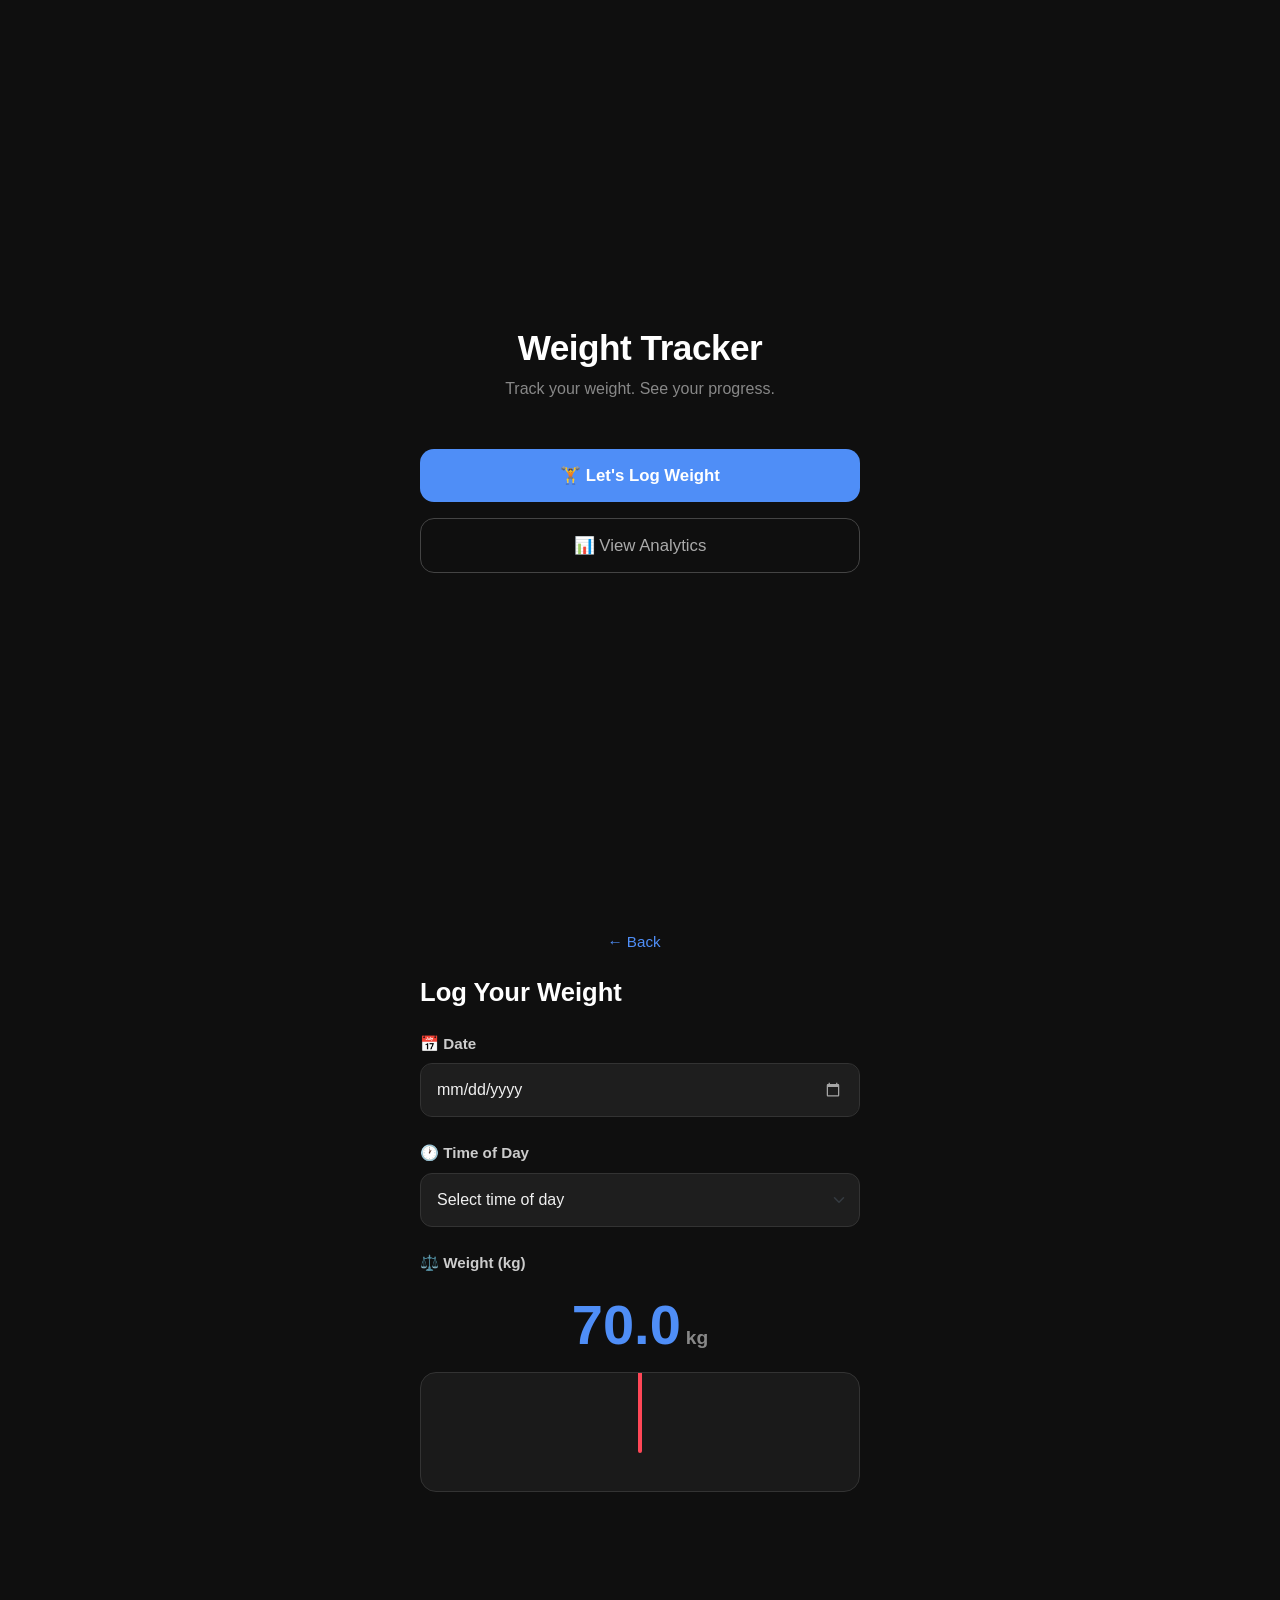
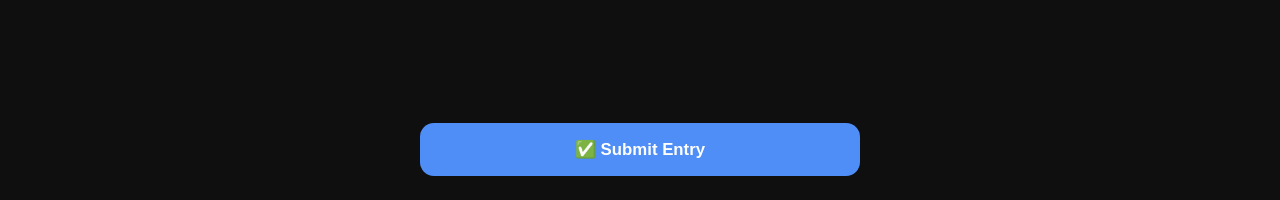
<file: index.html>
<!DOCTYPE html>
<html lang="en">
<head>
<link rel="manifest" href="/manifest.json">
<link rel="apple-touch-icon" href="/icons/icon-192x192.png">
<meta name="theme-color" content="#D1C4E9">

<script>
  if ('serviceWorker' in navigator) {
    navigator.serviceWorker.register('./sw.js');
  }
</script>
    <meta charset="UTF-8" />
    <meta name="viewport" content="width=device-width, initial-scale=1.0" />
    <title>Weight Tracker</title>
    <link href="https://cdn.jsdelivr.net/npm/bootstrap@5.3.0/dist/css/bootstrap.min.css" rel="stylesheet" />
    <link rel="stylesheet" href="style.css" />
</head>

<body>
    <div class="container d-flex flex-column align-items-center justify-content-center min-vh-100 text-center" id="home-screen">
        <h1 class="app-title mb-2">Weight Tracker</h1>
        <p class="app-subtitle mb-5">Track your weight. See your progress.</p>
        <button class="btn btn-primary btn-lg w-100 mb-3" id="log-btn">🏋️ Let's Log Weight</button>
        <a href="analytics.html" class="btn btn-outline-secondary btn-lg w-100">📊 View Analytics</a>
    </div>

    <div class="container d-flex flex-column min-vh-100 py-4" id="form-screen" style="display: none">
        <button class="btn btn-link ps-0 mb-3" id="back-btn">← Back</button>
        <h2 class="form-title mb-4">Log Your Weight</h2>

        <div class="mb-4">
            <label for="input-date" class="form-label fw-semibold">📅 Date</label>
            <input type="date" class="form-control form-control-lg" id="input-date" />
        </div>

        <div class="mb-4">
            <label for="input-time" class="form-label fw-semibold">🕐 Time of Day</label>
            <select class="form-select form-select-lg" id="input-time">
                <option value="" disabled selected>Select time of day</option>
                <option value="Morning">Morning</option>
                <option value="Afternoon">Afternoon</option>
                <option value="Evening">Evening</option>
                <option value="Night">Night</option>
            </select>
        </div>

        <div class="mb-4">
            <label class="form-label fw-semibold">⚖️ Weight (kg)</label>
            <div class="weight-display-container text-center">
                <span id="weight-value">70.0</span><span class="unit">kg</span>
            </div>
            
            <div class="ruler-wrapper" id="ruler-wrapper">
                <div class="ruler-pointer"></div>
                <div class="ruler-container" id="ruler">
                    </div>
            </div>
        </div>

        <div class="mt-auto">
            <div id="loading-dots" class="dots-container" style="display: none">
                <span></span><span></span><span></span>
            </div>
            <button class="btn btn-primary btn-lg w-100" id="submit-btn">✅ Submit Entry</button>
        </div>
    </div>

    <script src="https://cdn.jsdelivr.net/npm/bootstrap@5.3.0/dist/js/bootstrap.bundle.min.js"></script>
    <script src="script.js"></script>

    <div id="loading-overlay" style="display: none">
        <div class="overlay-content">
            <div class="spinner"></div>
            <p class="overlay-text" id="overlay-text"></p>
        </div>
    </div>
</body>
</html>
</file>
<file: style.css>
/* ===========================
    GLOBAL STYLES
=========================== */

body {
  background-color: #0f0f0f;
  color: #f0f0f0;
  font-family: "Segoe UI", Tahoma, Geneva, Verdana, sans-serif;
  min-height: 100vh;
}

.container {
  max-width: 480px;
  margin: 0 auto;
  padding: 24px 20px;
}

/* ===========================
    HOME SCREEN
=========================== */

.app-title {
  font-size: 2.2rem;
  font-weight: 700;
  color: #ffffff;
  letter-spacing: -0.5px;
}

.app-subtitle {
  font-size: 1rem;
  color: #888888;
}

/* ===========================
    FORM SCREEN
=========================== */

.form-title {
  font-size: 1.6rem;
  font-weight: 700;
  color: #ffffff;
}

.form-label {
  color: #cccccc;
  font-size: 0.95rem;
}

/* ===========================
    INPUTS
=========================== */

.form-control,
.form-select {
  background-color: #1e1e1e;
  border: 1px solid #333333;
  color: #f0f0f0;
  border-radius: 12px;
  padding: 14px 16px;
  font-size: 1rem;
}

.form-control:focus,
.form-select:focus {
  background-color: #1e1e1e;
  border-color: #4f8ef7;
  color: #f0f0f0;
  box-shadow: 0 0 0 3px rgba(79, 142, 247, 0.2);
}

.form-control::placeholder {
  color: #555555;
}

.form-select option {
  background-color: #1e1e1e;
  color: #f0f0f0;
}

input[type="date"]::-webkit-calendar-picker-indicator {
  filter: invert(1);
  opacity: 0.6;
  cursor: pointer;
}

/* ===========================
    BUTTONS
=========================== */

.btn-primary {
  background-color: #4f8ef7;
  border: none;
  border-radius: 14px;
  font-weight: 600;
  font-size: 1.05rem;
  padding: 14px;
  transition: background-color 0.2s ease, transform 0.1s ease;
}

.btn-primary:hover {
  background-color: #3a7de8;
}

.btn-primary:active {
  transform: scale(0.98);
}

.btn-outline-secondary {
  border: 1px solid #444444;
  color: #aaaaaa;
  border-radius: 14px;
  font-weight: 500;
  font-size: 1.05rem;
  padding: 14px;
  transition: all 0.2s ease;
}

.btn-outline-secondary:hover {
  background-color: #1e1e1e;
  color: #ffffff;
  border-color: #666666;
}

.btn-link {
  color: #4f8ef7;
  text-decoration: none;
  font-size: 0.95rem;
}

/* ===========================
    ALERTS / PROMPTS
=========================== */

.alert {
  border-radius: 12px;
  font-size: 0.9rem;
  border: none;
}

.alert-warning {
  background-color: #2a2200;
  color: #ffd966;
}

.alert-danger {
  background-color: #2a0a0a;
  color: #ff6b6b;
}

/* ===========================
    ANALYTICS PAGE
=========================== */

.analytics-card {
  background-color: #1a1a1a;
  border-radius: 16px;
  padding: 20px;
  border: 1px solid #2a2a2a;
}

/* ===========================
    LOADING OVERLAY
=========================== */

#loading-overlay {
  position: fixed;
  top: 0;
  left: 0;
  width: 100%;
  height: 100%;
  background-color: rgba(0, 0, 0, 0.85);
  z-index: 9999;
  display: flex;
  align-items: center;
  justify-content: center;
  flex-direction: column;
}

.spinner {
  width: 52px;
  height: 52px;
  border: 5px solid #2a2a2a;
  border-top-color: #4f8ef7;
  border-radius: 50%;
  animation: spin 0.8s linear infinite;
}

@keyframes spin {
  to { transform: rotate(360deg); }
}

/* ===========================
    THREE DOTS LOADER
=========================== */

.dots-container {
  display: flex;
  justify-content: center;
  align-items: center;
  gap: 12px;
  height: 60px;
  margin: 10px 0;
  width: 100%;
}

.dots-container span {
  width: 16px;
  height: 16px;
  background-color: #ffffff;
  border-radius: 50%;
  display: inline-block;
  animation: dot-pulse 1.4s infinite ease-in-out both;
}

@keyframes dot-pulse {
  0%, 80%, 100% { transform: scale(0); opacity: 0.3; }
  40% { transform: scale(1.2); opacity: 1; }
}

/* ===========================
    RULER PICKER STYLING
=========================== */

.weight-display-container {
  font-size: 3.5rem;
  font-weight: 800;
  color: #4f8ef7;
  margin-bottom: 5px;
}

.weight-display-container .unit {
  font-size: 1.2rem;
  color: #888;
  margin-left: 5px;
}

.ruler-wrapper {
  position: relative;
  width: 100%;
  height: 120px;
  background: #1a1a1a;
  border-radius: 16px;
  border: 1px solid #333;
  overflow-x: auto;
  overflow-y: hidden;
  white-space: nowrap;
  -webkit-overflow-scrolling: touch;
  touch-action: pan-x;
}

.ruler-wrapper::-webkit-scrollbar {
  display: none;
}

.ruler-container {
  display: flex;
  align-items: flex-end;
  padding: 0 50%; /* Allows scale to reach center */
  height: 100%;
  gap: 8px; /* Spacing between ticks */
}

.tick {
  width: 2px;
  background: #555;
  flex-shrink: 0;
  transition: background 0.2s;
}

.tick.minor {
  height: 20px;
}

.tick.major {
  height: 45px;
  background: #4f8ef7;
  position: relative;
}

.tick.major::after {
  content: attr(data-value);
  position: absolute;
  top: -30px;
  left: 50%;
  transform: translateX(-50%);
  font-size: 12px;
  color: #888;
  font-weight: 600;
}

.ruler-pointer {
  position: absolute;
  top: 0;
  left: 50%;
  transform: translateX(-50%);
  width: 4px;
  height: 80px;
  background: #ff4757; /* Red pointer for visibility */
  z-index: 10;
  border-radius: 0 0 4px 4px;
  pointer-events: none;
}
</file>
